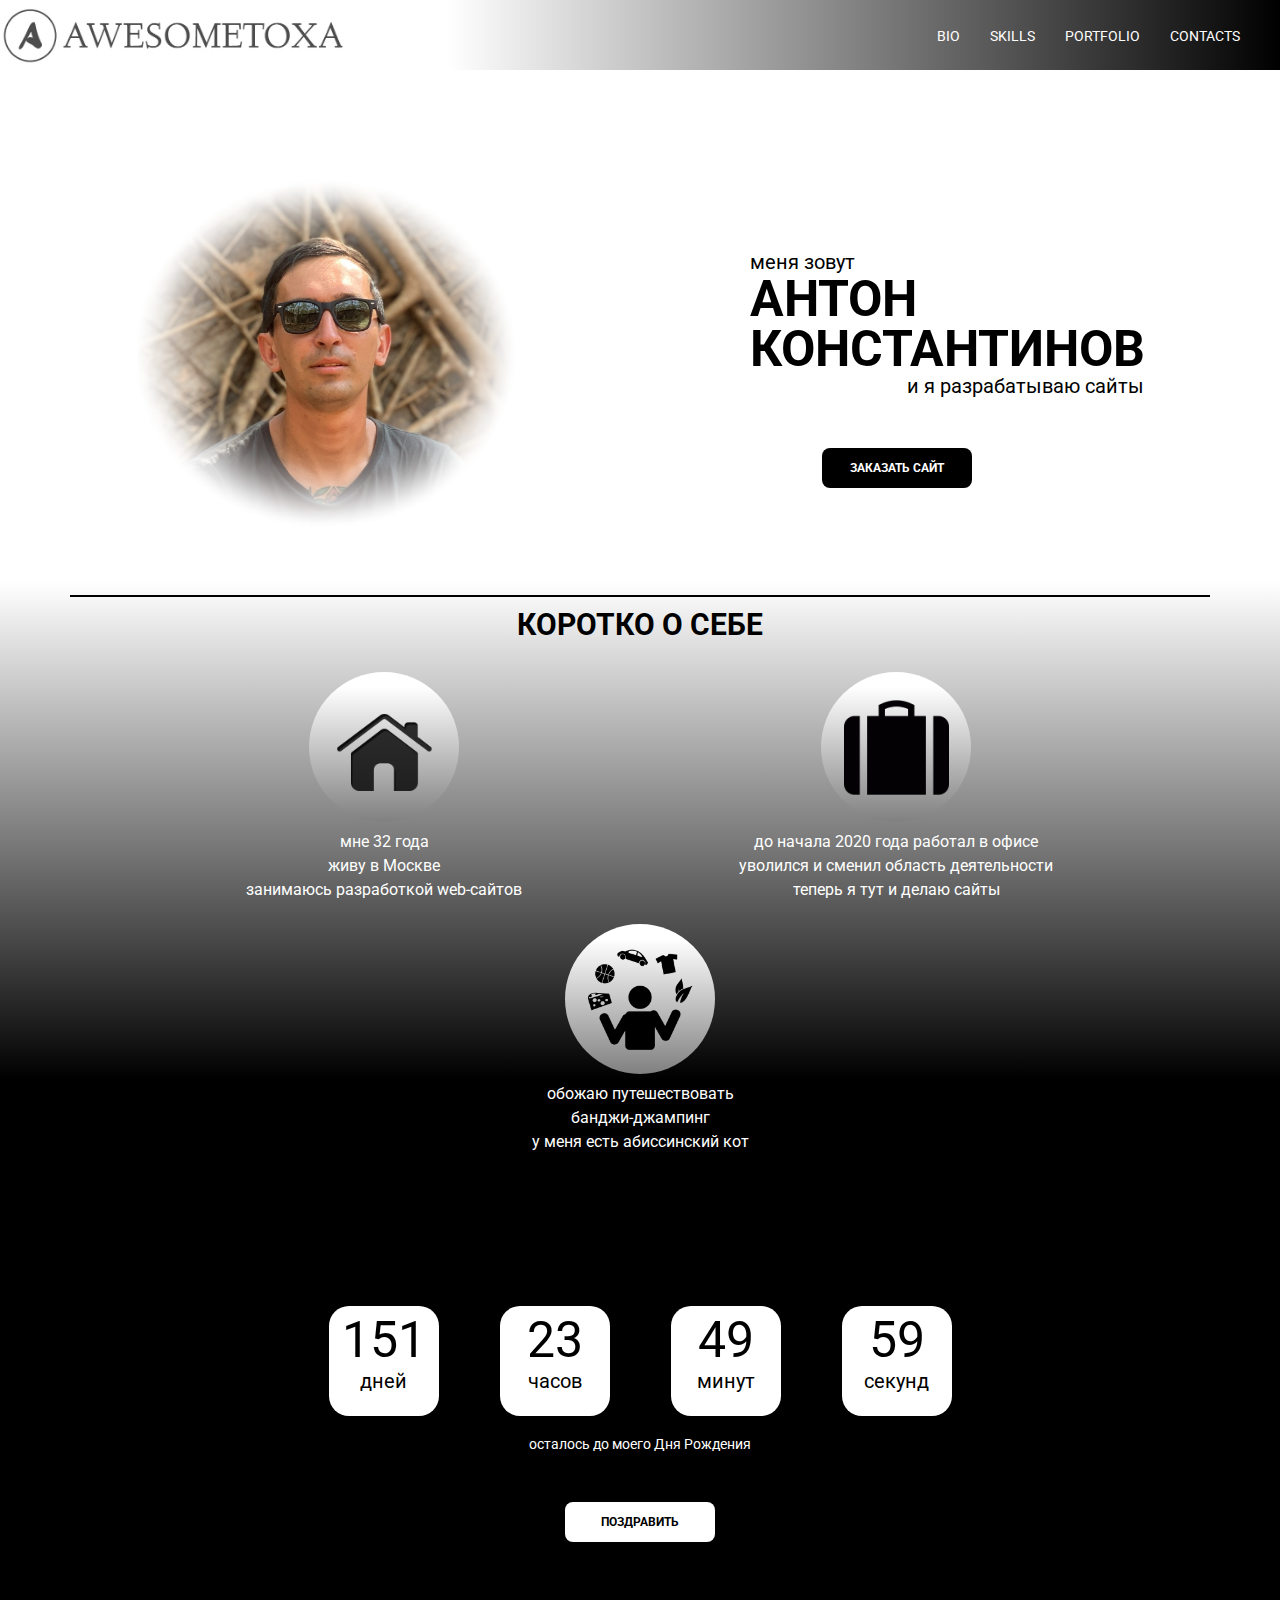
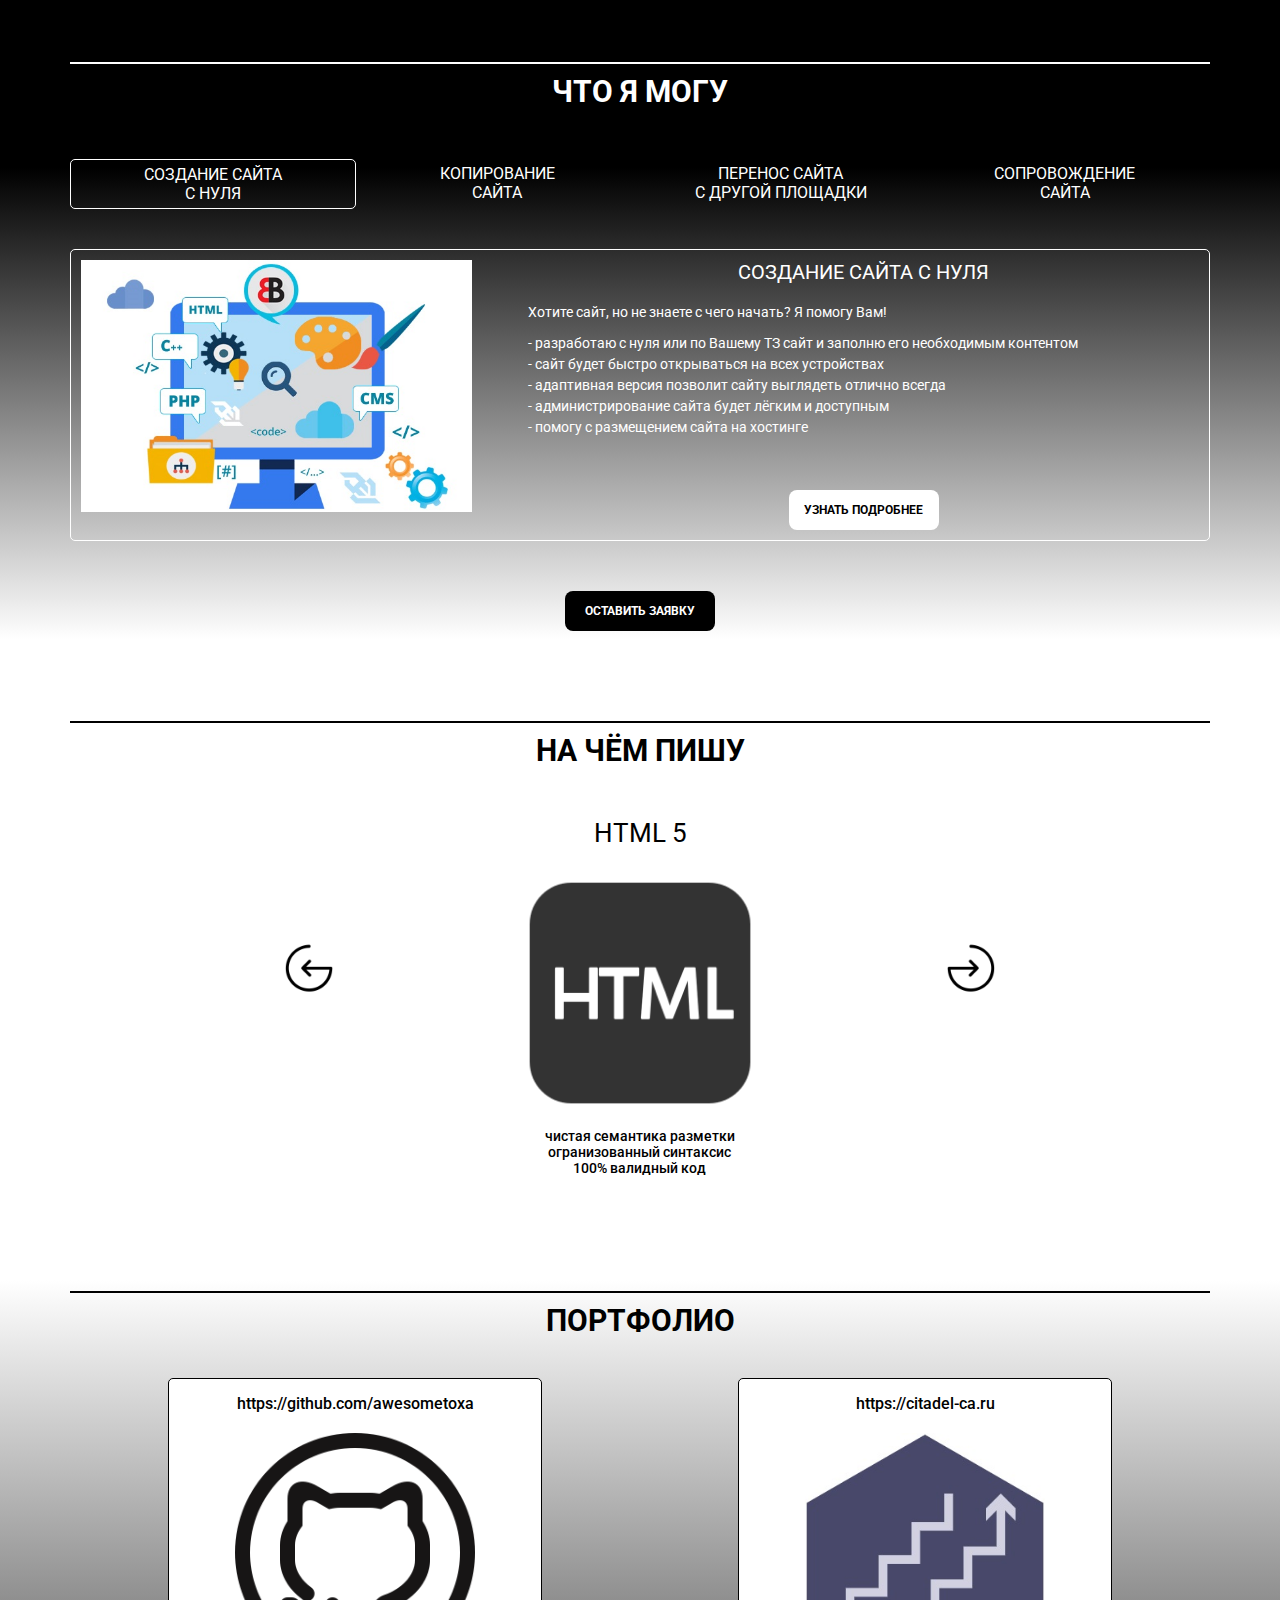
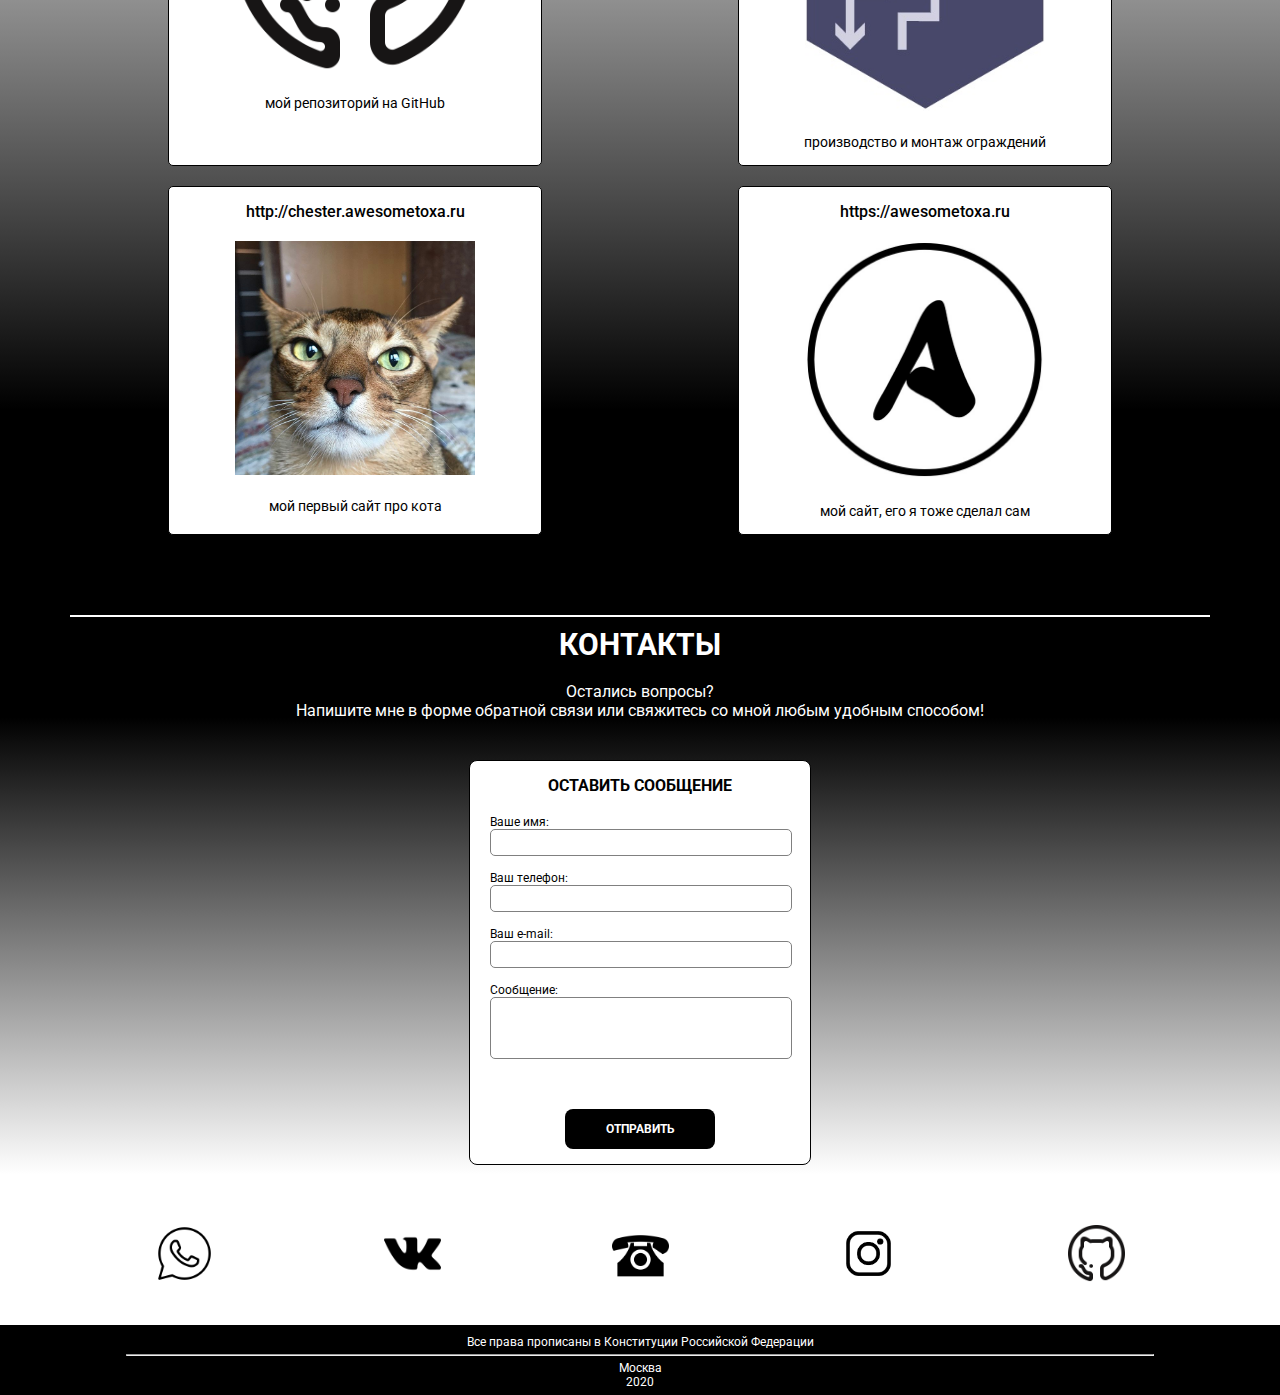
<file: index.html>
<!DOCTYPE html>
<html lang="ru">
	<head>
		<meta charset="UTF-8" />
		<meta name="viewport" content="width=device-width, initial-scale=1.0" />
		<meta
			name="description"
			content="Привет! Меня зовут Антон Константинов и я помогу сделать Тебе сайт. Да-да! Именно я помогу Тебе в этом деле! Сайт с нуля, копия с понравившегося сайта, переезд с площадки-конструктора в полноценный сайт."
		/>
		<meta
			name="keywords"
			content="создать сайт с нуля, заказать сайт, сделать сайт дешево, создать сайт недорого, купить сайт москва, купить сайт, заказать сайт"
		/>
		<meta
			property="og:image"
			content="https://awesometoxa.ru/img/promo_bg2.jpg"
		/>

		<title>
			Создание сайтов | лендингов | web-разработка | Антон Константинов
		</title>
		<link
			href="https://fonts.googleapis.com/css2?family=Roboto:wght@300;400;700&display=swap"
			rel="stylesheet"
		/>
		<link
			rel="icon"
			href="https://awesometoxa.ru/favicon.ico"
			type="image/x-icon"
		/>
		<link rel="stylesheet" href="css/style.min.css" />
	</head>
	<body>
		<header id="up" class="header">
			<a href="https://awesometoxa.ru"
				><img
					src="./img/logo_black.jpg"
					alt="логотип"
					class="header__img"
			/></a>
			<img src="./img/logo_white.jpg" class="logo_mobile" alt="логотип" />
			<nav class="nav">
				<div class="nav__list">
					<img
						class="nav__logo"
						src="./img/logo_white_mini.jpg"
						alt="логотип"
					/>
					<div class="nav__item"><a href="#about">BIO</a></div>
					<div class="nav__item"><a href="#products">Skills</a></div>
					<div class="nav__item">
						<a href="#portfolio">Portfolio</a>
					</div>
					<div class="nav__item">
						<a href="#contacts">Contacts</a>
					</div>
					<img
						class="nav__logo"
						src="./img/logo_white_mini.jpg"
						alt="логотип"
					/>
				</div>
			</nav>
			<div class="hamburger">
				<span></span>
				<span></span>
				<span></span>
			</div>
		</header>

		<section class="promo">
			<div class="container">
				<div class="promo__wrapper">
					<img
						class="promo__img"
						src="./img/promo_bg2.jpg"
						alt="фото Антон Константинов"
					/>
					<div class="promo__header">
						<div class="promo__descr">
							<div>меня зовут</div>
							<h1>Антон Константинов</h1>
							<div id="last">и я разрабатываю сайты</div>
						</div>
						<button data-modal class="button">заказать сайт</button>
					</div>
				</div>
			</div>
		</section>

		<section id="about" class="about">
			<div class="container">
				<h2 class="title">Коротко о себе</h2>
			</div>
			<div class="about__wrapper">
				<div class="about__item">
					<div class="about__item-img">
						<img src="./img/home.png" alt="дом" />
					</div>
					<div class="about__item-descr">
						<ul class="about__item-list">
							<li class="about__item-list-article">
								мне 32 года
							</li>
							<li class="about__item-list-article">
								живу в Москве
							</li>
							<li class="about__item-list-article">
								занимаюсь разработкой web-сайтов
							</li>
						</ul>
					</div>
				</div>

				<div class="about__item">
					<div class="about__item-img">
						<img src="./img/work.png" alt="работа" />
					</div>
					<div class="about__item-descr">
						<ul class="about__item-list">
							<li class="about__item-list-article">
								до начала 2020 года работал в офисе
							</li>
							<li class="about__item-list-article">
								уволился и сменил область деятельности
							</li>
							<li class="about__item-list-article">
								теперь я тут и делаю сайты
							</li>
						</ul>
					</div>
				</div>

				<div class="about__item">
					<div class="about__item-img">
						<img src="./img/hobby.png" alt="хобби" />
					</div>
					<div class="about__item-descr">
						<ul class="about__item-list">
							<li class="about__item-list-article">
								обожаю путешествовать
							</li>
							<li class="about__item-list-article">
								<a
									href="https://www.youtube.com/watch?v=KG1J3V6VcW0"
									target="_blank"
									>банджи-джампинг</a
								>
							</li>
							<li class="about__item-list-article">
								у меня есть
								<a
									href="https://www.instagram.com/chester_aby/"
									target="_blank"
									>абиссинский кот</a
								>
							</li>
						</ul>
					</div>
				</div>
			</div>
		</section>

		<section class="timer">
			<div class="container">
				<div class="timer__wrapper">
					<div class="timer__item">
						<div id="days" class="timer__num">151</div>
						<div class="timer__descr">дней</div>
					</div>
					<div class="timer__item">
						<div id="hours" class="timer__num">23</div>
						<div class="timer__descr">часов</div>
					</div>
					<div class="timer__item">
						<div id="minutes" class="timer__num">49</div>
						<div class="timer__descr">минут</div>
					</div>
					<div class="timer__item">
						<div id="seconds" class="timer__num">59</div>
						<div class="timer__descr">секунд</div>
					</div>
				</div>
				<h2 class="timer__title">осталось до моего Дня Рождения</h2>
				<button data-modal class="button button_white">
					Поздравить
				</button>
			</div>
		</section>

		<section id="products" class="products">
			<div class="container">
				<h2 class="title title_white">что я могу</h2>
				<div class="products__wrapper">
					<div class="tabs">
						<div class="tab">
							Создание сайта <br />
							с нуля
						</div>
						<div class="tab">
							Копирование <br />
							сайта
						</div>
						<div class="tab">
							Перенос сайта <br />
							с другой площадки
						</div>
						<div class="tab">
							Сопровождение <br />
							сайта
						</div>
					</div>
					<div class="tabContent">
						<div class="tabContent__img">
							<img
								src="./img/createsite.jpg"
								alt="создание сайта с нуля"
							/>
						</div>
						<div class="tabContent__descr">
							<h3 class="tabContent__title">
								Создание сайта с нуля
							</h3>
							<div class="tabContent__text">
								<div>
									Хотите сайт, но не знаете с чего начать? Я
									помогу Вам!
								</div>
								<span
									>- разработаю с нуля или по Вашему ТЗ сайт и
									заполню его необходимым контентом</span
								>
								<span
									>- сайт будет быстро открываться на всех
									устройствах</span
								>
								<span
									>- адаптивная версия позволит сайту
									выглядеть отлично всегда</span
								>
								<span
									>- администрирование сайта будет лёгким и
									доступным</span
								>
								<span
									>- помогу с размещением сайта на
									хостинге</span
								>
								<button
									data-modal
									class="button button_white button_bottom"
								>
									Узнать подробнее
								</button>
							</div>
						</div>
					</div>

					<div class="tabContent">
						<div class="tabContent__img">
							<img
								src="./img/copysite.jpg"
								alt="копирование сайт"
							/>
						</div>
						<div class="tabContent__descr">
							<h3 class="tabContent__title">
								Копирование понравившегося сайта
							</h3>
							<div class="tabContent__text">
								<div>
									Понравился сайт и хотите такой же? Легко!
								</div>
								<span
									>- создам копию нужного сайта и заполню его
									необходимым контентом</span
								>
								<span
									>- подправлю дизайн, добавлю необходимые
									блоки, если понадобится
								</span>
								<span
									>- сайт будет выглядеть отлично на всех
									устройствах</span
								>
								<span
									>- в дальнейшем вы сможете легко
									администрировать сайт</span
								>
								<button
									data-modal
									class="button button_white button_bottom"
								>
									Узнать подробнее
								</button>
							</div>
						</div>
					</div>

					<div class="tabContent">
						<div class="tabContent__img">
							<img
								src="./img/newhome.jpg"
								alt="перенос сайта с других площадок"
							/>
						</div>
						<div class="tabContent__descr">
							<h3 class="tabContent__title">
								Перенос сайта с других площадок
							</h3>
							<div class="tabContent__text">
								<div>
									У Вас есть сайт и вы хотите перенести его? Я
									сделаю это!
								</div>
								<span
									>- перенесу Ваш сайт с сайтов-конструкторов
									(WIX, Tilda и пр.) на другой хостинг
								</span>
								<span>- внесу необходимые изменения </span>
								<span
									>- доработаю функционал сайта если
									потребуется</span
								>
								<span
									>- настрою переадресацию со старой площадки
									на новый сайт</span
								>
								<button
									data-modal
									class="button button_white button_bottom"
								>
									Узнать подробнее
								</button>
							</div>
						</div>
					</div>

					<div class="tabContent">
						<div class="tabContent__img">
							<img
								src="./img/support.jpg"
								alt="поддержка и сопроводжение сайта"
							/>
						</div>
						<div class="tabContent__descr">
							<h3 class="tabContent__title">
								Поддержка и сопроводжение Вашего сайта
							</h3>
							<div class="tabContent__text">
								<div>
									У Вас есть сайт - что дальше? Всё просто!
								</div>
								<span
									>- осуществлю администрирование готового
									сайта
								</span>
								<span>- наполню сайт актуальным контентом</span>

								<span
									>- добавлю новые страницы на существующий
									сайт</span
								>
								<span
									>- доработаю функционал сайта если
									потребуется</span
								>
								<button
									data-modal
									class="button button_white button_bottom"
								>
									Узнать подробнее
								</button>
							</div>
						</div>
					</div>
					<button data-modal class="button">Оставить заявку</button>
				</div>
				<!-- .products__wrapper_mobile только для мобильной версии -->
				<div class="products__wrapper_mobile">
					<div class="products__wrapper_mobile-item">
						<h2 class="products__wrapper_mobile-title">
							Создание сайта с нуля
						</h2>
						<img
							src="./img/createsite.jpg"
							alt="создание сайта с нуля"
							class="products__wrapper_mobile-img"
						/>
						<div class="products__wrapper_mobile-descr">
							- разработаю с нуля или по Вашему ТЗ сайт и заполню
							его необходимым контентом
						</div>
						<div class="products__wrapper_mobile-descr">
							- сайт будет быстро открываться на всех устройствах
						</div>
						<div class="products__wrapper_mobile-descr">
							- адаптивная версия позволит сайту выглядеть отлично
							всегда
						</div>
						<div class="products__wrapper_mobile-descr">
							- администрирование сайта будет лёгким и доступным
						</div>
						<div class="products__wrapper_mobile-descr">
							- помогу с размещением сайта на хостинге
						</div>
						<hr />
					</div>
					<div class="products__wrapper_mobile-item">
						<h2 class="products__wrapper_mobile-title">
							Копирование понравившегося сайта
						</h2>
						<img
							src="./img/copysite.jpg"
							alt="копирование сайта"
							class="products__wrapper_mobile-img"
						/>
						<div class="products__wrapper_mobile-descr">
							- создам копию нужного сайта и заполню его
							необходимым контентом
						</div>
						<div class="products__wrapper_mobile-descr">
							- подправлю дизайн, добавлю необходимые блоки, если
							понадобится
						</div>
						<div class="products__wrapper_mobile-descr">
							- сайт будет выглядеть отлично на всех устройствах
						</div>
						<div class="products__wrapper_mobile-descr">
							- в дальнейшем вы сможете легко администрировать
							сайт
						</div>
						<hr />
					</div>
					<div class="products__wrapper_mobile-item">
						<h2 class="products__wrapper_mobile-title">
							Перенос сайта с других площадок
						</h2>
						<img
							src="./img/newhome.jpg"
							alt="перенос сайта с других сайтов"
							class="products__wrapper_mobile-img"
						/>
						<div class="products__wrapper_mobile-descr">
							- перенесу Ваш сайт с сайтов-конструкторов (WIX,
							Tilda и пр.) на другой хостинг
						</div>
						<div class="products__wrapper_mobile-descr">
							- внесу необходимые изменения
						</div>
						<div class="products__wrapper_mobile-descr">
							- доработаю функционал сайта если потребуется
						</div>
						<div class="products__wrapper_mobile-descr">
							- настрою переадресацию со старой площадки на новый
							сайт
						</div>
						<hr />
					</div>
					<div class="products__wrapper_mobile-item">
						<h2 class="products__wrapper_mobile-title">
							Поддержка и сопроводжение Вашего сайта
						</h2>
						<img
							src="./img/support.jpg"
							alt="поддержка и сопровождение сайта"
							class="products__wrapper_mobile-img"
						/>
						<div
							class="products__wrapper_mobile-descr products__wrapper_mobile-descr_last"
						>
							- осуществлю администрирование готового сайта
						</div>
						<div
							class="products__wrapper_mobile-descr products__wrapper_mobile-descr_last"
						>
							- наполню сайт актуальным контентом
						</div>
						<div
							class="products__wrapper_mobile-descr products__wrapper_mobile-descr_last"
						>
							- добавлю новые страницы на существующий сайт
						</div>
						<div
							class="products__wrapper_mobile-descr products__wrapper_mobile-descr_last"
						>
							- доработаю функционал сайта если потребуется
						</div>
						<hr />
					</div>
					<button data-modal class="button">оставить заявку</button>
				</div>
			</div>
		</section>

		<section class="skills">
			<div class="container">
				<h2 class="title">на чём пишу</h2>
				<div class="skills__wrapper">
					<div class="carousel">
						<div class="carousel__item">
							<div class="carousel__title">html 5</div>
							<img
								src="./img/html.png"
								alt="html"
								class="carousel__img"
							/>
							<div class="carousel__descr">
								<div>чистая семантика разметки</div>
								<div>огранизованный синтаксис</div>
								<div>100% валидный код</div>
							</div>
						</div>
						<div class="carousel__item">
							<div class="carousel__title">css 3</div>
							<img
								src="./img/css.png"
								alt="css"
								class="carousel__img"
							/>
							<div class="carousel__descr">
								<div>модульность стилей</div>
								<div>методология БЭМ</div>
								<div>css анимации</div>
							</div>
						</div>
						<div class="carousel__item">
							<div class="carousel__title">Java Script</div>
							<img
								src="./img/js.png"
								alt="javascript"
								class="carousel__img"
							/>
							<div class="carousel__descr">
								<div>последние стандарты</div>
								<div>чистый код</div>
								<div>ООП</div>
							</div>
						</div>
						<div class="carousel__item">
							<div class="carousel__title">gulp</div>
							<img
								src="./img/gulp.png"
								alt="gulp"
								class="carousel__img"
							/>
							<div class="carousel__descr">
								<div>автоматизированное тестирование</div>
								<div>оптимизация работы</div>
							</div>
						</div>
						<div class="carousel__item">
							<div class="carousel__title">sass</div>
							<img
								src="./img/sass_text.png"
								alt="sass"
								class="carousel__img"
							/>
							<div class="carousel__descr">
								<div>ускорение процесса разработки</div>
								<div>огранизованность стилей</div>
								<div>элегантность кода</div>
							</div>
						</div>
						<div class="carousel__item">
							<div class="carousel__title">react js</div>
							<img
								src="./img/react.png"
								alt="react js"
								class="carousel__img"
							/>
							<div class="carousel__descr">
								<div>разработка SPA</div>
								<div>базовые знания</div>
							</div>
						</div>
						<div class="carousel__item">
							<div class="carousel__title">git</div>
							<img
								src="./img/git.png"
								alt="git"
								class="carousel__img"
							/>
							<div class="carousel__descr">
								<div>возможность командной работы</div>
								<div>контроль версий</div>
							</div>
						</div>
						<img
							src="./img/prev.png"
							alt="предыдущий слайд"
							class="carousel__prev"
						/>
						<img
							src="./img/next.png"
							alt="следущий слайд"
							class="carousel__next"
						/>
					</div>
				</div>
			</div>
		</section>

		<section id="portfolio" class="portfolio">
			<div class="container">
				<h2 class="title">портфолио</h2>
				<div class="portfolio__wrapper">
					<a
						href="https://github.com/awesometoxa"
						target="_blank"
						title="репозиторий на GitHub"
						class="portfolio__item"
					>
						<div class="portfolio__title">
							https://github.com/awesometoxa
						</div>
						<img
							src="./img/github.png"
							alt="репозиторий на github"
						/>
						<div class="portfolio__descr">
							мой репозиторий на GitHub
						</div>
					</a>

					<a
						href="https://citadel-ca.ru"
						target="_blank"
						class="portfolio__item"
					>
						<div class="portfolio__title">
							https://citadel-ca.ru
						</div>
						<img src="./img/citadel.jpg" alt="citadel-ca.ru" />
						<div class="portfolio__descr">
							производство и монтаж ограждений
						</div>
					</a>

					<a
						href="http://chester.awesometoxa.ru"
						target="_blank"
						class="portfolio__item"
					>
						<div class="portfolio__title">
							http://chester.awesometoxa.ru
						</div>
						<img src="./img/chester.jpeg" alt="сайт кота" />
						<div class="portfolio__descr">
							мой первый сайт про кота
						</div>
					</a>

					<a
						href="https://awesometoxa.ru"
						target="_blank"
						class="portfolio__item"
					>
						<div class="portfolio__title">
							https://awesometoxa.ru
						</div>
						<img src="./img/logo_black_mini.jpg" alt="мой сайт" />
						<div class="portfolio__descr">
							мой сайт, его я тоже сделал сам
						</div>
					</a>
				</div>
			</div>
		</section>

		<section id="contacts" class="contacts">
			<div class="container">
				<h2 class="title title_white">Контакты</h2>
				<div class="subtitle subtitle_white">
					Остались вопросы? <br />
					Напишите мне в форме обратной связи или свяжитесь со мной
					любым удобным способом!
				</div>
			</div>
			<div class="contacts__wrapper">
				<form action="mail.php" method="POST" class="contact-form">
					<div class="contact-form-title">оставить сообщение</div>

					<label>Ваше имя:</label>
					<input type="text" name="user_name" />
					<label>Ваш телефон:</label>
					<input type="tel" name="user_phone" required />
					<label>Ваш e-mail:</label>
					<input type="email" name="user_email" required />
					<label>Сообщение:</label>
					<textarea name="textarea" cols="30" rows="10"></textarea>

					<button class="button">Отправить</button>
				</form>
			</div>
		</section>

		<div class="social">
			<div class="container">
				<div class="social__wrapper">
					<a
						href="https://wa.me/79680286669"
						class="social__link"
						target="_blank"
						><img src="./img/whatsapp.png" alt="whats app"
					/></a>
					<a
						href="https://www.vk.com/awesometoxa/"
						class="social__link"
						target="_blank"
						><img src="./img/vk.png" alt="вконтакте"
					/></a>
					<a href="tel:+79680286669" class="social__link"
						><img src="./img/phone.png" alt="телефон"
					/></a>
					<a
						href="https://www.instagram.com/awesometoxa/"
						class="social__link"
						target="_blank"
						><img src="./img/instagram.png" alt="инстаграмм"
					/></a>
					<a
						href="https://www.github.com/awesometoxa/"
						class="social__link"
						target="_blank"
						><img src="./img/github.png" alt="github"
					/></a>
				</div>
			</div>
		</div>

		<footer class="footer">
			<div class="container">
				<div class="footer__title">
					Все права прописаны в Конституции Российской Федерации
				</div>
				<hr />
				<div class="footer__subtitle">Москва</div>
				<div class="footer__date">2020</div>
			</div>
		</footer>

		<!-- модальное окно -->
		<div class="modal">
			<form
				action="mail.php"
				method="POST"
				class="contact-form modal-form"
			>
				<span id="close"> &times;</span>
				<div class="contact-form-title">оставить сообщение</div>

				<label>Ваше имя:</label>
				<input type="text" name="user_name" />
				<label>Ваш телефон:</label>
				<input type="tel" name="user_phone" required />
				<label>Ваш e-mail:</label>
				<input type="email" name="user_email" required />
				<label>Cообщение:</label>
				<textarea name="textarea" cols="30" rows="10"></textarea>

				<button type="submit" class="button button_modal">
					Отправить
				</button>
			</form>
		</div>

		<!-- Стрелка возвращения вверх -->
		<a href="#up" id="pageUp" class="pageup"
			><img src="./img/up.png" alt="up"
		/></a>

		<script src="https://ajax.googleapis.com/ajax/libs/jquery/1.11.3/jquery.min.js"></script>
		<script src="./js/script.js"></script>
	</body>
</html>
</file>
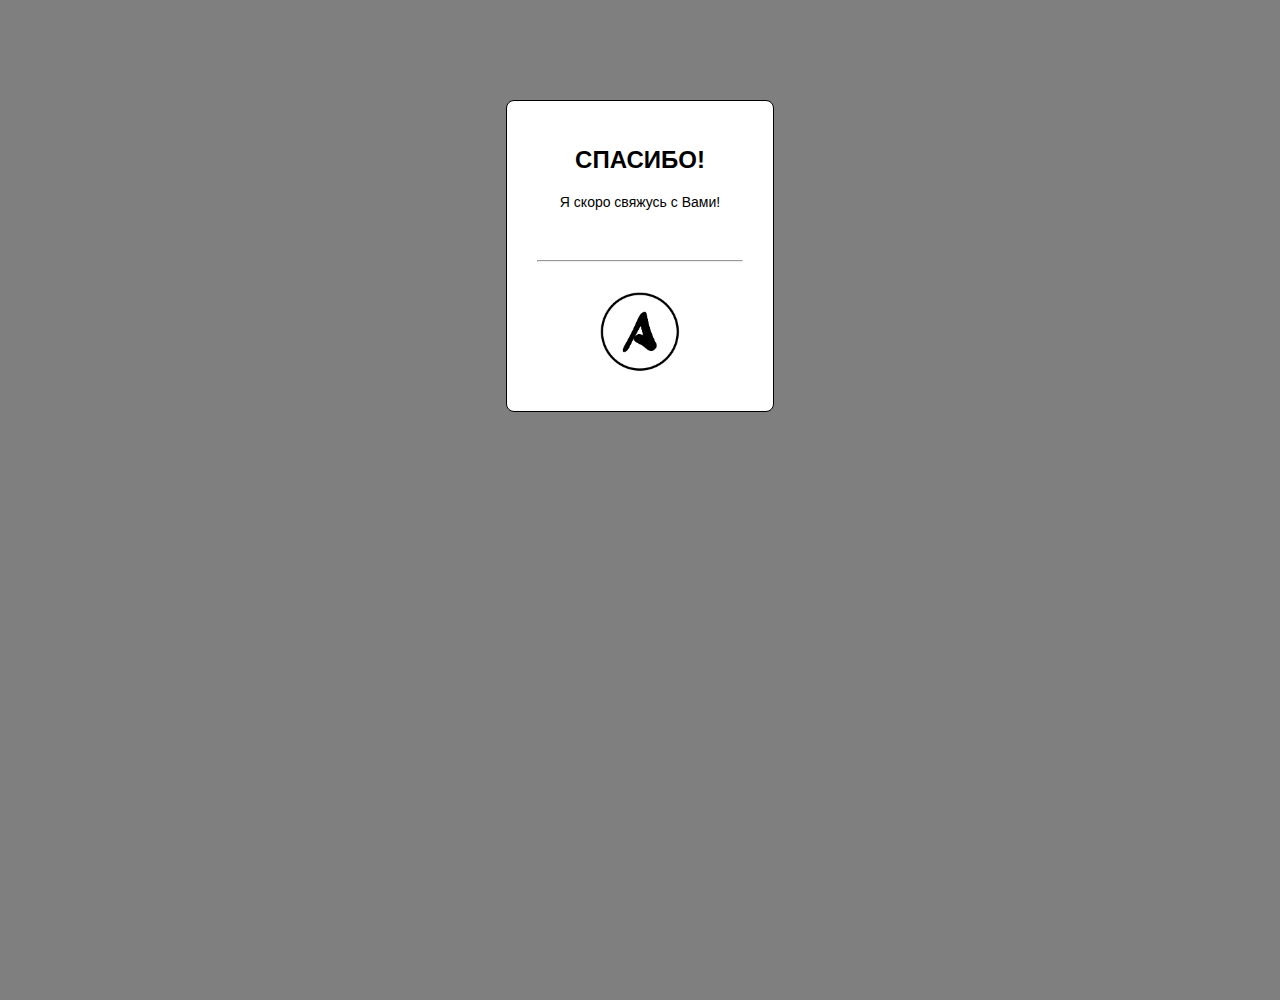
<file: pages/thank-you.html>
<!DOCTYPE html>
<html lang="ru">
	<head>
		<meta charset="utf-8" />
		<meta http-equiv="X-UA-Compatible" content="IE=edge" />
		<meta name="viewport" content="width=device-width, initial-scale=1" />

		<link rel="icon" href="https://awesometoxa.ru/favicon.ico" />
		<link rel="stylesheet" href="../css/redirect.css" />
		<title>Спасибо! Я свяжусь с Вами!</title>
	</head>
	<body>
		<div class="redirect">
			<div class="redirect__title">Спасибо!</div>
			<div class="redirect__descr">
				Я скоро свяжусь с Вами!
			</div>
			<hr />
			<img src="../img/logo_black_mini.jpg" alt="logo" />
		</div>
		<script src="../js/redirect.js"></script>
	</body>
</html>
</file>
<file: css/redirect.css>
* {
	margin: 0;
	padding: 0;
	color: black;
	font-family: "Roboto", sans-serif;
	font-size: 14px;
}

body {
	background-color: rgba(0, 0, 0, 0.5);
	height: 100vh;
}

.redirect {
	margin: 0 auto;
	margin-top: 100px;
	width: 20%;
	height: 300px;
	background-color: white;
	border: 1px solid black;
	border-radius: 8px;
	padding: 5px;
}

.redirect__title {
	text-align: center;
	font-size: 24px;
	font-weight: 700;
	text-transform: uppercase;
	margin-top: 40px;
}

.redirect__descr {
	text-align: center;
	font-size: 14px;
	margin-top: 20px;
}
hr {
	display: block;
	margin: 0 auto;
	width: 80%;
	margin-top: 50px;
}

img {
	display: block;
	margin: 0 auto;
	margin-top: 30px;
	width: 80px;
}

@media (max-width: 1200px) {
	.redirect {
		width: 240px;
		height: 300px;
		margin-top: 40px;
	}
	.redirect__title {
		font-size: 20px;
		margin-top: 30px;
	}
	.redirect__descr {
	}
	hr {
		margin-top: 20px;
	}
	img {
		width: 50px;
		margin-top: 60px;
	}
}

@media (max-width: 991px) {
}

@media (max-width: 767px) {
}

@media (max-width: 565px) {
}
</file>
<file: css/style.min.css>
*{margin:0;padding:0;color:#000;font-family:Roboto,sans-serif;font-size:14px;scroll-behavior:smooth}.container{margin:0 auto;width:1140px}.pageup{display:none;position:fixed;bottom:40px;right:40px;width:60px;height:60px}.pageup img{width:100%}.show{display:block}.header{width:100%;background:linear-gradient(to right,#fff 35%,#000 100%);height:60px;padding:5px 0;display:flex;justify-content:space-between}.header a{display:block;height:100%}.header a img{height:100%}.logo_mobile{display:none}.nav{line-height:22px}.nav__list{margin-right:40px;display:flex;justify-content:space-between;list-style-type:none;margin-top:20px}.nav__item{margin-left:30px;text-align:center}.nav__item a{text-decoration:none;text-transform:uppercase;font-size:14px;transition:all .5s;color:#fff}.nav__item a:after{content:'';display:block;width:0%;background-color:#fff;height:1px;transition:all .5s}.nav__item a:hover:after{width:100%}.nav__logo{display:none}.promo{min-height:400px;margin-top:100px;background-color:#fff;padding-bottom:5px}.promo__wrapper{display:flex;justify-content:space-around}.promo__wrapper div{font-size:20px}.promo__wrapper div #last{font-size:20px;text-align:right}.promo__wrapper h1{line-height:50px;font-size:50px;text-transform:uppercase}.promo__img{display:block;width:380px}.promo__img img{width:100%}.promo__descr{width:394px;margin-top:80px;margin-left:100px}.button{display:block;margin:0 auto;margin-top:50px;width:150px;height:40px;text-transform:uppercase;background-color:#000;border:none;border-radius:8px;font-size:12px;font-weight:700;color:#fff;transition:.5s all;outline:0}.button:hover{cursor:pointer;background-color:#fff;color:#000;border:1px solid #000}.button_white{background-color:#fff;color:#000}.button_white:hover{cursor:pointer;background-color:#000;color:#fff;border:1px solid #fff}.button_bottom{position:absolute;bottom:0;left:50%;transform:translateX(-50%)}.button_bottom:hover{border:none}.button_modal{margin-top:10px}.title{text-transform:uppercase;font-weight:700;text-align:center;font-size:30px}.title:before{content:'';display:block;margin:0 auto;margin-bottom:10px;width:100%;height:2px;background-color:#000}.title_white{color:#fff}.title_white:before{background-color:#fff}.subtitle{margin-top:20px;color:#000;font-size:16px;text-align:center}.subtitle_white{color:#fff}.about{background:linear-gradient(to bottom,#fff 1%,#000 80%);padding-top:20px;padding-bottom:40px;min-height:400px}.about__wrapper{width:80%;margin:0 auto;margin-top:20px;display:flex;flex-wrap:wrap}.about__item{margin:0 auto;min-height:150px;padding:10px;display:flex;width:450px;flex-direction:column}.about__item-img{margin:0 auto;background:linear-gradient(to bottom,#fff 10%,grey 100%);border-radius:100%;height:150px;width:150px;display:flex;align-items:center;justify-content:center}.about__item-img img{display:block;height:70%;margin:0 auto}.about__item-descr{text-align:center}.about__item-list{margin-top:10px;list-style-type:none}.about__item-list-article{color:#fff;padding:0;position:relative;font-size:16px;margin-bottom:5px}.about__item-list-article a{color:#fff;text-decoration:none;font-size:16px;transition:.5s all}.about__item-list-article a:hover{color:bisque}.timer{background-color:#000;padding:100px 0}.timer__wrapper{margin:0 auto;width:60%;display:flex;justify-content:space-around}.timer__item{padding:5px;background-color:#fff;height:100px;width:100px;border-radius:20px}.timer__num{font-size:50px;text-align:center;color:#000}.timer__descr{font-size:20px;text-align:center;color:#000}.timer__title{margin-top:20px;font-weight:400;color:#fff;text-align:center}.products{min-height:400px;padding-top:20px;padding-bottom:40px;background:linear-gradient(to top,#fff 5%,#000 80%)}.products__wrapper{margin-top:50px}.products__wrapper_mobile{display:none;width:310px;margin:0 auto}.products__wrapper_mobile-item hr{display:block;margin:0 auto;margin-top:20px;border-bottom:none;width:50%}.products__wrapper_mobile-title{color:#fff;text-transform:uppercase;text-align:center;margin-bottom:5px;font-size:14px;margin-top:20px}.products__wrapper_mobile-img{display:block;margin:10px auto;width:100%}.products__wrapper_mobile-descr{width:100%;text-align:center;margin:0 auto;color:#fff;margin-bottom:5px}.tabs{display:flex;color:#fff}.tab{color:#fff;font-size:16px;text-transform:uppercase;width:24%;padding:5px;text-align:center}.tab:hover{border:1px solid #fff;border-radius:5px;cursor:pointer}.active{border:1px solid #fff;border-radius:5px}.tabContent{min-height:270px;border:1px solid #fff;border-radius:5px;margin-top:40px;padding:10px;color:#fff;display:flex;justify-content:space-between}.tabContent__img{width:35%;display:block}.tabContent__img img{width:100%}.tabContent__descr{position:relative;width:60%}.tabContent__title{margin-bottom:20px;text-align:center;font-size:20px;text-transform:uppercase;color:#fff;font-weight:400}.tabContent__text{margin-top:10px;color:#fff}.tabContent__text div{color:#fff;margin-bottom:15px}.tabContent__text span{display:block;color:#fff;margin-bottom:5px}.skills{padding:50px 0;background:#fff;min-height:500px}.skills__wrapper{margin:0 auto;margin-top:50px;width:70%}.carousel{text-align:center;position:relative}.carousel__item{display:block}.carousel__title{text-transform:uppercase;color:#000;font-size:26px}.carousel__img{display:block;margin:0 auto;margin-top:20px;width:250px}.carousel__descr{width:80%;margin:0 auto;margin-top:10px;font-weight:500;font-size:16px}.carousel__prev{width:60px;height:60px;position:absolute;top:120px;left:40px}.carousel__prev:hover{cursor:pointer}.carousel__next{width:60px;height:60px;position:absolute;top:120px;right:40px}.carousel__next:hover{cursor:pointer}.portfolio{background:linear-gradient(to bottom,#fff 1%,#000 80%);padding-top:20px;padding-bottom:40px;min-height:400px}.portfolio__wrapper{margin-top:40px;display:flex;justify-content:space-around;flex-wrap:wrap}.portfolio__item{width:30%;margin-left:40px;margin-right:40px;padding:15px;background-color:#fff;border:1px solid #000;border-radius:5px;margin-bottom:20px;text-decoration:none;text-align:center}.portfolio__item img{width:70%;margin-bottom:20px}.portfolio__title{font-size:16px;font-weight:500;margin-bottom:20px}.contacts{min-height:400px;padding-top:20px;padding-bottom:40px;background:linear-gradient(to top,#fff 5%,#000 80%)}.contacts__wrapper{margin-top:40px}.contact-form{padding:15px 20px;width:300px;margin:0 auto;border:1px solid #000;border-radius:8px;background-color:#fff}.contact-form-title{margin-bottom:20px;color:#000;font-size:16px;font-weight:700;text-align:center;text-transform:uppercase}.contact-form label{display:block;font-size:12px}.contact-form input{display:block;width:100%;height:25px;border:1px solid grey;border-radius:5px;margin-bottom:15px;outline:0}.contact-form textarea{display:block;width:100%;height:60px;border:1px solid grey;border-radius:5px;resize:none;outline:0}.modal-form{z-index:10;margin-top:10px;position:relative}.modal-form span{position:absolute;font-size:45px;top:-10px;right:5px}.modal-form span:hover{cursor:pointer}.social{min-height:100px}.social__wrapper{margin-top:20px;display:flex;flex-wrap:wrap;justify-content:space-around}.social__link{display:block;width:5%}.social__link img{width:100%}.footer{padding:10px 0;height:50px;background-color:#000;text-align:center}.footer hr{display:block;margin:0 auto;width:90%;margin-top:5px}.footer__title{font-weight:400;font-size:12px;color:#fff}.footer__subtitle{margin-top:5px;font-weight:400;font-size:12px;color:#fff}.footer__date{font-weight:400;font-size:12px;color:#fff}.modal{display:none;position:fixed;z-index:10;width:100%;top:0;left:0;background-color:rgba(0,0,0,.5);height:100vh}.hamburger{display:none;z-index:5}@media (max-width:1200px){*{font-size:14px}.container{width:960px}.about__item{width:360px}.timer__item{width:80px;height:80px}}@media (max-width:991px){.container{width:720px}.header a img{margin-top:8px;height:80%}.promo{min-height:340px;margin-top:0}.promo__img{width:330px}.promo__descr{width:318px;margin-left:0}.promo__descr h1{font-size:40px;line-height:40px}.about{padding-bottom:0}.about__wrapper{margin-top:30px}.about__item{width:285px}.about__item-img{width:120px;height:120px}.about__item-list-article{font-size:14px;margin-bottom:2px}.timer{padding:40px 0}.tab{font-size:14px}.tabContent{min-height:190px;margin-top:20px}.tabContent__title{font-size:14px}.tabContent__text div{font-size:13px}.tabContent__text span{font-size:13px}.button{width:140px;height:30px}.button_bottom{display:none}.skills{min-height:370px;padding:20px 0}.skills__wrapper{margin-top:20px}.carousel__title{font-size:22px}.carousel__img{margin-top:0;width:200px}.carousel__prev{top:100px;left:20px}.carousel__next{top:100px;right:20px}.portfolio__item{width:33%}.contacts{padding-bottom:0}.social{min-height:50px}.pageup{width:50px;height:50px;bottom:20px;right:20px}.contact-form{width:240px}.contact-form-title{margin-bottom:10px}.contact-form input{margin-bottom:5px}}@media (max-width:767px){*{font-size:12px}.container{width:540px}.title{font-size:24px}.subtitle{width:70%;margin:0 auto;margin-top:10px;text-align:center;font-size:14px}.button{widows:130px;height:26px;font-size:11px}.header{position:fixed;z-index:4;top:0;left:0;height:40px;background:#000}.header__img{display:none}.pageup{display:none}.nav{position:relative}.nav__list{z-index:2;margin:0;padding:0;position:fixed;top:0;left:-100%;width:100%;height:100vh;flex-direction:column;justify-content:start;background-color:rgba(0,0,0,.9);transition:.6s all}.nav__list_active{left:0}.nav__item{margin:0 auto;margin-top:30px}.nav__item a{font-size:20px}.nav__logo{display:block;margin:0 auto;width:40px;margin-top:30px}.hamburger{display:block;position:absolute;right:10px;top:15px;width:30px}.hamburger span{display:block;margin-bottom:5px;height:2px;width:100%;background-color:#fff;transition:.5s all}.hamburger_active span{margin-bottom:-2px}.hamburger_active span:nth-child(1){transform:translateY(5px) rotate(-45deg)}.hamburger_active span:nth-child(2){display:none}.hamburger_active span:nth-child(3){transform:translateY(5px) rotate(45deg)}.logo_mobile{display:block;position:absolute;top:5px;left:10px;height:40px;margin-top:0}.promo{margin-top:50px;min-height:280px}.promo__img{margin-top:20px;width:230px;height:230px}.promo__descr{margin-top:60px}.promo__descr #last{line-height:14px}.about{margin-top:-20px;padding-top:60px}.about__item{min-height:120px;padding:0;flex-direction:row;width:450px;justify-content:start}.about__item-img{width:90px;height:90px}.about__item-descr{text-align:center;margin-left:40px;width:290px}.timer__item{width:60px;height:60px}.timer__num{font-size:32px}.timer__descr{font-size:14px}.tab{font-size:11px}.tabContent{flex-direction:column;border:none}.tabContent__img{width:100%}.tabContent__img img{display:block;margin:0 auto;width:50%}.tabContent__descr{margin-top:10px;width:100%}.tabContent__title{margin-bottom:5px}.tabContent__text{margin-top:5px;text-align:center}.tabContent__text div{margin-bottom:5px}.skills{min-height:320px;padding:0}.products{background:linear-gradient(to top,#fff -8%,#000 80%);margin-top:-20px;padding-top:60px}.products__wrapper{display:none}.products__wrapper_mobile{display:block}.carousel__img{width:170px}.carousel__title{font-size:20px}.carousel__prev{top:80px;left:-30px}.carousel__next{top:80px;right:-30px}.portfolio{margin-top:-20px;padding-top:60px}.portfolio__title{font-size:13px;margin-bottom:8px}.portfolio__item{width:35%;margin:0 10px;margin-bottom:10px}.portfolio__item img{width:50%}.contacts{margin-top:-20px;padding-top:60px}}@media (max-width:575px){.container{width:100%}.modal-form span{font-size:40px}.button{font-size:10px;margin-top:40px}.title{font-size:20px}.subtitle{font-size:13px}.logo_mobile{margin:0 auto}.promo{padding:0 5px}.promo__header{margin:0 auto}.promo__wrapper{margin:0 auto;display:flex;flex-direction:column}.promo__wrapper div{font-size:16px}.promo__wrapper h1{font-size:34px;line-height:28px}.promo__wrapper div #last{font-size:16px}.promo__img{margin:0 auto;width:200px;height:200px}.promo__descr{width:270px;margin-top:0}.about__wrapper{width:90%;margin-top:20px}.about__item{width:100%;display:flex;flex-direction:column;margin-bottom:20px}.about__item-list{margin-top:5px}.about__item-list-article{font-size:13px;margin-bottom:0}.about__item-list-article a{font-size:13px}.about__item-descr{margin:0 auto;width:100%}.timer{padding:30px 0}.timer__wrapper{width:90%}.timer__item{width:48px;height:48px;border-radius:10px}.timer__num{font-size:24px}.timer__descr{font-size:13px}.products{background:linear-gradient(to top,#fff 0,#000 24%)}.products__wrapper_mobile-img{width:80%}.products__wrapper_mobile-descr{width:80%}.skills{min-height:260px}.carousel__img{width:130px}.carousel__prev{width:45px;height:45px;top:70px}.carousel__next{width:45px;height:45px;top:70px}.portfolio__wrapper{margin-top:20px}.portfolio__item{width:200px}.social__link{width:35px}.footer{height:50px;padding:5px 0}.footer__title{font-size:10px;margin-bottom:3px}.footer__subtitle{font-size:10px;margin-top:5px}.footer__date{font-size:10px}}
</file>
